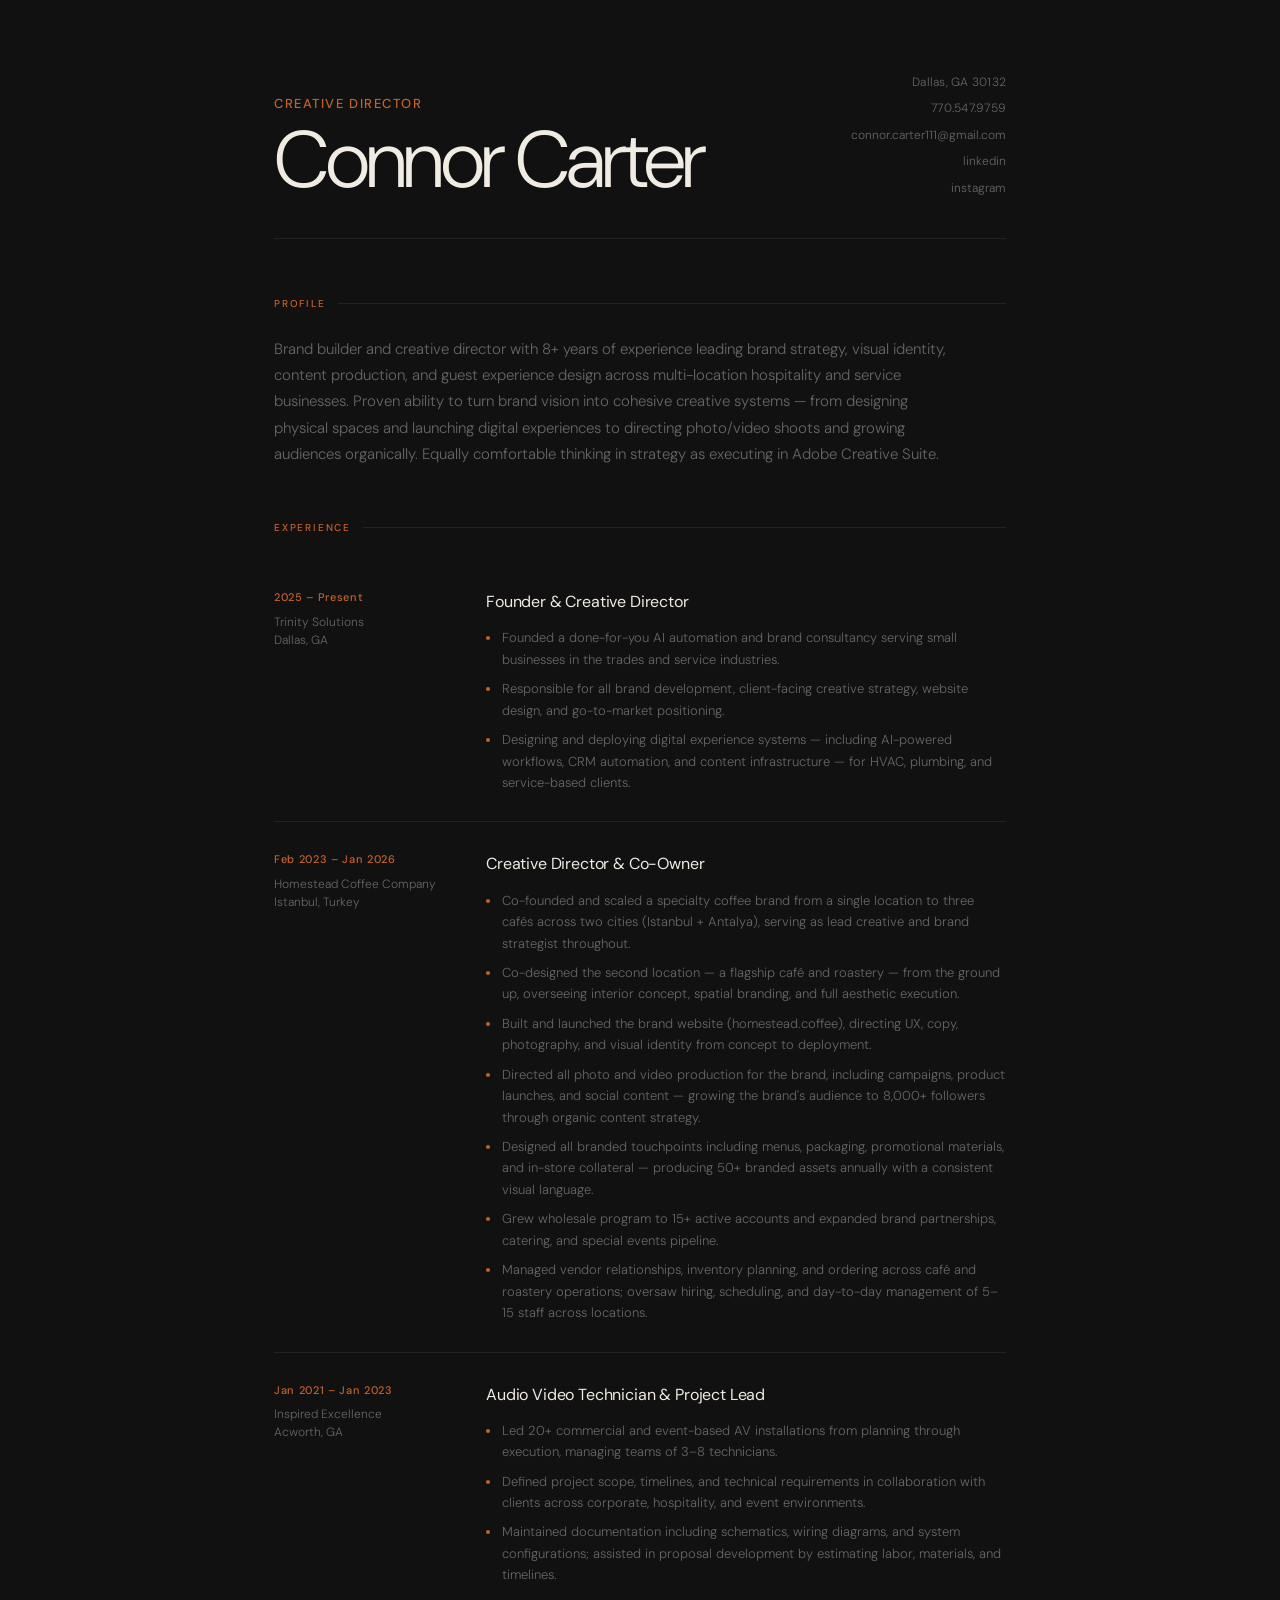
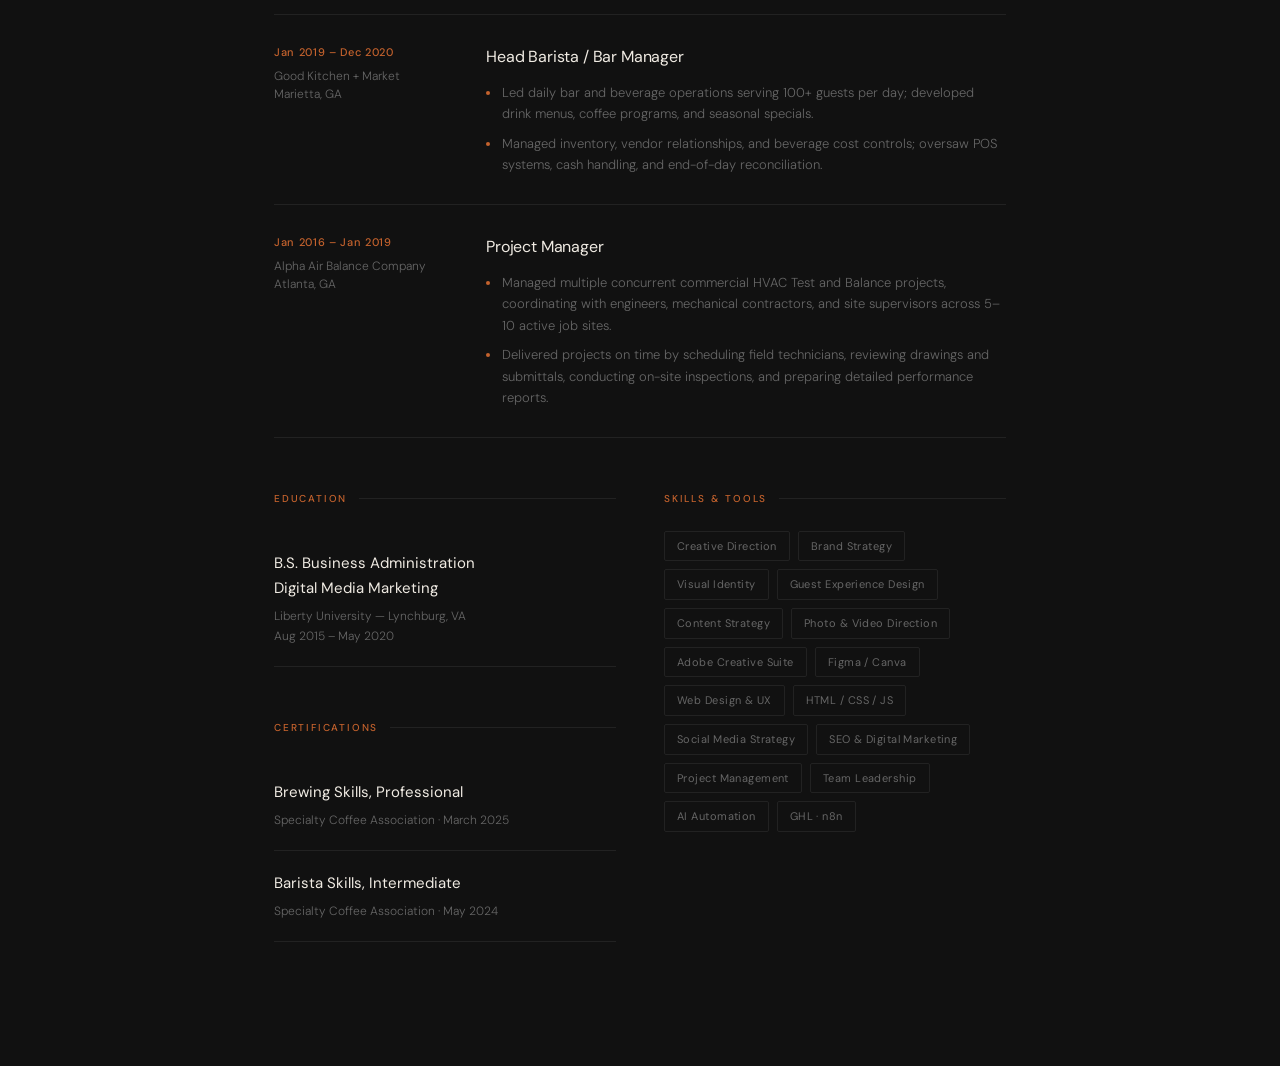
<file: connor-carter-resume.html>
<!DOCTYPE html>
<html lang="en">
<head>
  <meta charset="UTF-8">
  <meta name="viewport" content="width=device-width, initial-scale=1.0">
  <title>Connor Carter — Resume</title>
  <link rel="preconnect" href="https://fonts.googleapis.com">
  <link rel="preconnect" href="https://fonts.gstatic.com" crossorigin>
  <link href="https://fonts.googleapis.com/css2?family=DM+Sans:ital,opsz,wght@0,9..40,300;0,9..40,400;0,9..40,500;0,9..40,600;1,9..40,300&display=swap" rel="stylesheet">
  <style>
    :root {
      --bg:      #111111;
      --surface: #1a1a1a;
      --text:    #F0EBE3;
      --muted:   #666666;
      --accent:  #C4622D;
      --rule:    #222222;
      --font:    'DM Sans', sans-serif;
    }

    *, *::before, *::after { box-sizing: border-box; margin: 0; padding: 0; }

    body {
      background: var(--bg);
      color: var(--text);
      font-family: var(--font);
      font-weight: 300;
      font-size: 14px;
      line-height: 1.7;
      -webkit-font-smoothing: antialiased;
      min-height: 100vh;
    }

    a { color: var(--muted); text-decoration: none; transition: color 0.2s; }
    a:hover { color: var(--accent); }

    /* ── Page wrapper ── */
    .page {
      max-width: 860px;
      margin: 0 auto;
      padding: 72px 64px;
    }

    /* ── Header ── */
    .header {
      display: grid;
      grid-template-columns: 1fr auto;
      align-items: end;
      gap: 40px;
      padding-bottom: 40px;
      border-bottom: 1px solid var(--rule);
      margin-bottom: 56px;
    }
    .header__name {
      font-size: clamp(48px, 8vw, 80px);
      font-weight: 300;
      letter-spacing: -0.04em;
      line-height: 0.95;
      color: var(--text);
    }
    .header__name span {
      display: block;
      font-size: 13px;
      font-weight: 500;
      letter-spacing: 0.12em;
      text-transform: uppercase;
      color: var(--accent);
      margin-bottom: 12px;
      line-height: 1;
    }
    .header__contact {
      display: flex;
      flex-direction: column;
      align-items: flex-end;
      gap: 6px;
      text-align: right;
    }
    .header__contact p {
      font-size: 12px;
      color: var(--muted);
      letter-spacing: 0.02em;
    }
    .header__contact a { font-size: 12px; }

    /* ── Section ── */
    .section {
      margin-bottom: 52px;
    }
    .section__label {
      font-size: 10px;
      font-weight: 500;
      letter-spacing: 0.18em;
      text-transform: uppercase;
      color: var(--accent);
      margin-bottom: 24px;
      display: flex;
      align-items: center;
      gap: 12px;
    }
    .section__label::after {
      content: '';
      flex: 1;
      height: 1px;
      background: var(--rule);
    }

    /* ── Summary ── */
    .summary {
      font-size: 15px;
      color: var(--muted);
      line-height: 1.75;
      max-width: 680px;
    }

    /* ── Experience ── */
    .job {
      display: grid;
      grid-template-columns: 180px 1fr;
      gap: 32px;
      padding: 28px 0;
      border-bottom: 1px solid var(--rule);
    }
    .job:first-child { border-top: 1px solid var(--rule); }

    .job__meta {}
    .job__date {
      font-size: 11px;
      font-weight: 500;
      letter-spacing: 0.06em;
      color: var(--accent);
      margin-bottom: 6px;
    }
    .job__company {
      font-size: 12px;
      color: var(--muted);
      line-height: 1.5;
    }

    .job__content {}
    .job__title {
      font-size: 16px;
      font-weight: 400;
      color: var(--text);
      margin-bottom: 12px;
      letter-spacing: -0.01em;
    }
    .job__bullets {
      display: flex;
      flex-direction: column;
      gap: 8px;
      list-style: none;
      padding: 0;
    }
    .job__bullets li {
      font-size: 13px;
      color: var(--muted);
      line-height: 1.65;
      padding-left: 16px;
      position: relative;
    }
    .job__bullets li::before {
      content: '';
      position: absolute;
      left: 0;
      top: 9px;
      width: 4px;
      height: 4px;
      border-radius: 50%;
      background: var(--accent);
    }

    /* ── Two-col bottom sections ── */
    .two-col {
      display: grid;
      grid-template-columns: 1fr 1fr;
      gap: 48px;
    }

    /* ── Education / Certs ── */
    .edu-item {
      padding: 20px 0;
      border-bottom: 1px solid var(--rule);
    }
    .edu-item:first-child { border-top: 1px solid var(--rule); }
    .edu-item__degree {
      font-size: 15px;
      font-weight: 400;
      color: var(--text);
      margin-bottom: 4px;
    }
    .edu-item__school {
      font-size: 12px;
      color: var(--muted);
    }

    /* ── Skills ── */
    .skills {
      display: flex;
      flex-wrap: wrap;
      gap: 8px;
    }
    .skill {
      font-size: 11px;
      font-weight: 400;
      letter-spacing: 0.04em;
      color: var(--muted);
      border: 1px solid var(--rule);
      padding: 5px 12px;
      border-radius: 2px;
      transition: border-color 0.2s, color 0.2s;
    }

    /* ── Print ── */
    @media print {
      body { background: #fff; color: #111; }
      :root {
        --bg: #fff;
        --surface: #f5f5f5;
        --text: #111;
        --muted: #555;
        --accent: #C4622D;
        --rule: #ddd;
      }
      .page { padding: 40px 48px; }
      .header__name { font-size: 52px; }
      a { color: var(--muted); }
    }

    @media (max-width: 640px) {
      .page { padding: 40px 24px; }
      .header { grid-template-columns: 1fr; }
      .header__contact { align-items: flex-start; text-align: left; }
      .job { grid-template-columns: 1fr; gap: 8px; }
      .two-col { grid-template-columns: 1fr; gap: 32px; }
    }
  </style>
</head>
<body>
  <div class="page">

    <!-- Header -->
    <header class="header">
      <div>
        <h1 class="header__name">
          <span>Creative Director</span>
          Connor Carter
        </h1>
      </div>
      <div class="header__contact">
        <p>Dallas, GA 30132</p>
        <p>770.547.9759</p>
        <a href="mailto:connor.carter111@gmail.com">connor.carter111@gmail.com</a>
        <a href="https://www.linkedin.com/in/connor-carter-3967393a9" target="_blank">linkedin</a>
        <a href="https://www.instagram.com/connor__carter/" target="_blank">instagram</a>
      </div>
    </header>

    <!-- Summary -->
    <div class="section">
      <p class="section__label">Profile</p>
      <p class="summary">Brand builder and creative director with 8+ years of experience leading brand strategy, visual identity, content production, and guest experience design across multi-location hospitality and service businesses. Proven ability to turn brand vision into cohesive creative systems — from designing physical spaces and launching digital experiences to directing photo/video shoots and growing audiences organically. Equally comfortable thinking in strategy as executing in Adobe Creative Suite.</p>
    </div>

    <!-- Experience -->
    <div class="section">
      <p class="section__label">Experience</p>

      <div class="job">
        <div class="job__meta">
          <p class="job__date">2025 – Present</p>
          <p class="job__company">Trinity Solutions<br>Dallas, GA</p>
        </div>
        <div class="job__content">
          <p class="job__title">Founder & Creative Director</p>
          <ul class="job__bullets">
            <li>Founded a done-for-you AI automation and brand consultancy serving small businesses in the trades and service industries.</li>
            <li>Responsible for all brand development, client-facing creative strategy, website design, and go-to-market positioning.</li>
            <li>Designing and deploying digital experience systems — including AI-powered workflows, CRM automation, and content infrastructure — for HVAC, plumbing, and service-based clients.</li>
          </ul>
        </div>
      </div>

      <div class="job">
        <div class="job__meta">
          <p class="job__date">Feb 2023 – Jan 2026</p>
          <p class="job__company">Homestead Coffee Company<br>Istanbul, Turkey</p>
        </div>
        <div class="job__content">
          <p class="job__title">Creative Director & Co-Owner</p>
          <ul class="job__bullets">
            <li>Co-founded and scaled a specialty coffee brand from a single location to three cafés across two cities (Istanbul + Antalya), serving as lead creative and brand strategist throughout.</li>
            <li>Co-designed the second location — a flagship café and roastery — from the ground up, overseeing interior concept, spatial branding, and full aesthetic execution.</li>
            <li>Built and launched the brand website (homestead.coffee), directing UX, copy, photography, and visual identity from concept to deployment.</li>
            <li>Directed all photo and video production for the brand, including campaigns, product launches, and social content — growing the brand's audience to 8,000+ followers through organic content strategy.</li>
            <li>Designed all branded touchpoints including menus, packaging, promotional materials, and in-store collateral — producing 50+ branded assets annually with a consistent visual language.</li>
            <li>Grew wholesale program to 15+ active accounts and expanded brand partnerships, catering, and special events pipeline.</li>
            <li>Managed vendor relationships, inventory planning, and ordering across café and roastery operations; oversaw hiring, scheduling, and day-to-day management of 5–15 staff across locations.</li>
          </ul>
        </div>
      </div>

      <div class="job">
        <div class="job__meta">
          <p class="job__date">Jan 2021 – Jan 2023</p>
          <p class="job__company">Inspired Excellence<br>Acworth, GA</p>
        </div>
        <div class="job__content">
          <p class="job__title">Audio Video Technician & Project Lead</p>
          <ul class="job__bullets">
            <li>Led 20+ commercial and event-based AV installations from planning through execution, managing teams of 3–8 technicians.</li>
            <li>Defined project scope, timelines, and technical requirements in collaboration with clients across corporate, hospitality, and event environments.</li>
            <li>Maintained documentation including schematics, wiring diagrams, and system configurations; assisted in proposal development by estimating labor, materials, and timelines.</li>
          </ul>
        </div>
      </div>

      <div class="job">
        <div class="job__meta">
          <p class="job__date">Jan 2019 – Dec 2020</p>
          <p class="job__company">Good Kitchen + Market<br>Marietta, GA</p>
        </div>
        <div class="job__content">
          <p class="job__title">Head Barista / Bar Manager</p>
          <ul class="job__bullets">
            <li>Led daily bar and beverage operations serving 100+ guests per day; developed drink menus, coffee programs, and seasonal specials.</li>
            <li>Managed inventory, vendor relationships, and beverage cost controls; oversaw POS systems, cash handling, and end-of-day reconciliation.</li>
          </ul>
        </div>
      </div>

      <div class="job">
        <div class="job__meta">
          <p class="job__date">Jan 2016 – Jan 2019</p>
          <p class="job__company">Alpha Air Balance Company<br>Atlanta, GA</p>
        </div>
        <div class="job__content">
          <p class="job__title">Project Manager</p>
          <ul class="job__bullets">
            <li>Managed multiple concurrent commercial HVAC Test and Balance projects, coordinating with engineers, mechanical contractors, and site supervisors across 5–10 active job sites.</li>
            <li>Delivered projects on time by scheduling field technicians, reviewing drawings and submittals, conducting on-site inspections, and preparing detailed performance reports.</li>
          </ul>
        </div>
      </div>
    </div>

    <!-- Education + Certs / Skills -->
    <div class="two-col">

      <div>
        <div class="section">
          <p class="section__label">Education</p>
          <div class="edu-item">
            <p class="edu-item__degree">B.S. Business Administration<br>Digital Media Marketing</p>
            <p class="edu-item__school">Liberty University — Lynchburg, VA<br>Aug 2015 – May 2020</p>
          </div>
        </div>

        <div class="section">
          <p class="section__label">Certifications</p>
          <div class="edu-item">
            <p class="edu-item__degree">Brewing Skills, Professional</p>
            <p class="edu-item__school">Specialty Coffee Association · March 2025</p>
          </div>
          <div class="edu-item">
            <p class="edu-item__degree">Barista Skills, Intermediate</p>
            <p class="edu-item__school">Specialty Coffee Association · May 2024</p>
          </div>
        </div>
      </div>

      <div>
        <div class="section">
          <p class="section__label">Skills & Tools</p>
          <div class="skills">
            <span class="skill">Creative Direction</span>
            <span class="skill">Brand Strategy</span>
            <span class="skill">Visual Identity</span>
            <span class="skill">Guest Experience Design</span>
            <span class="skill">Content Strategy</span>
            <span class="skill">Photo & Video Direction</span>
            <span class="skill">Adobe Creative Suite</span>
            <span class="skill">Figma / Canva</span>
            <span class="skill">Web Design & UX</span>
            <span class="skill">HTML / CSS / JS</span>
            <span class="skill">Social Media Strategy</span>
            <span class="skill">SEO & Digital Marketing</span>
            <span class="skill">Project Management</span>
            <span class="skill">Team Leadership</span>
            <span class="skill">AI Automation</span>
            <span class="skill">GHL · n8n</span>
          </div>
        </div>
      </div>

    </div>

  </div>
</body>
</html>
</file>
